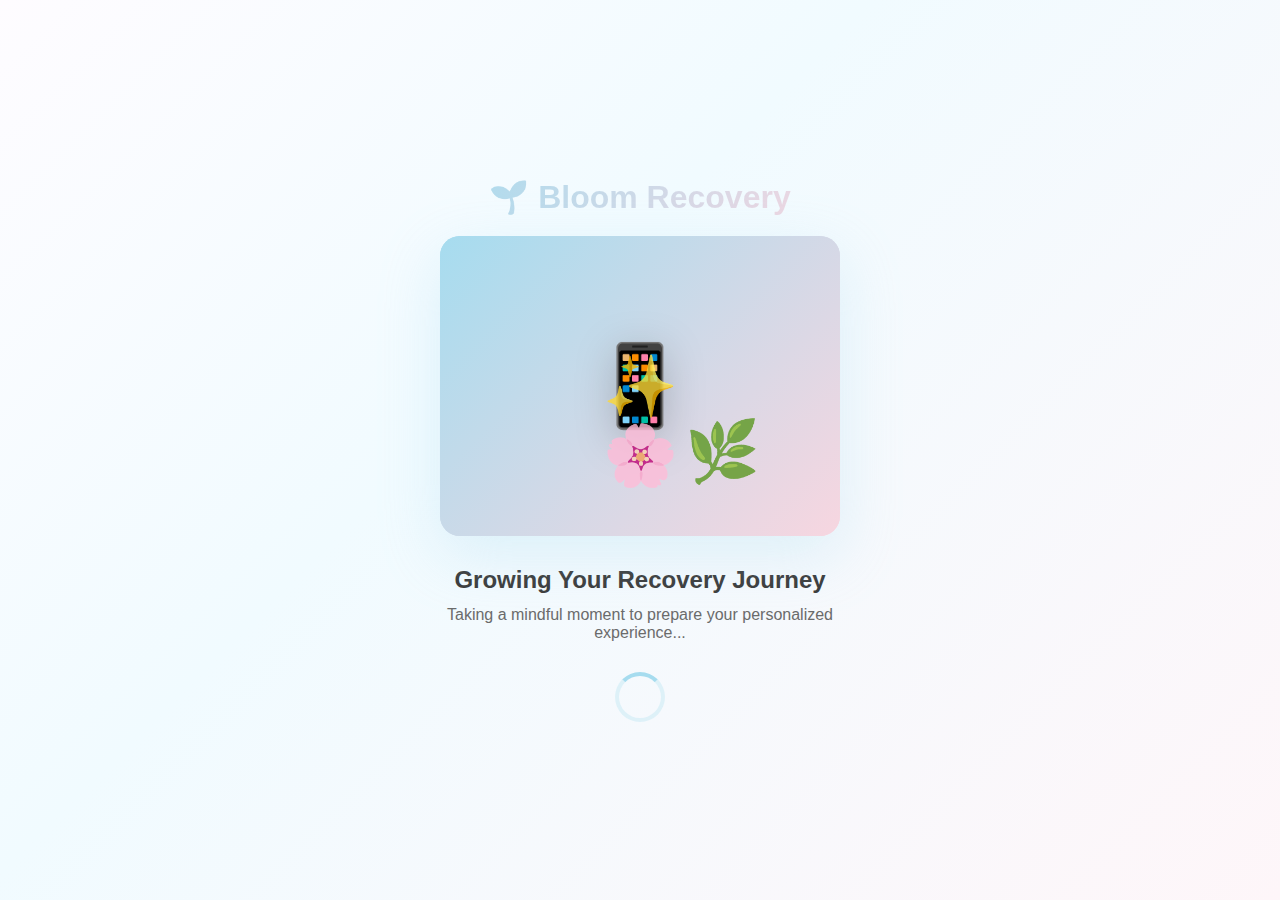
<file: Addiction Recovery Application/index.html>
<!DOCTYPE html>
<html lang="en">
<head>
  <meta charset="UTF-8">
  <title>Bloom Recovery | Home</title>
  <link rel="stylesheet" href="assets/styles.css">
  <script defer src="assets/app.js"></script>
  <script>
    // Check if we should show loading screen (only on first visit)
    (function() {
      const hasSeenSplash = sessionStorage.getItem('loadedFromSplash');
      const isDirectAccess = !document.referrer || 
        (!document.referrer.includes('loading.html') && 
         !document.referrer.includes('index.html') &&
         !document.referrer.includes(window.location.origin));
      
      // Only redirect if user hasn't seen splash and is accessing directly
      if (!hasSeenSplash && isDirectAccess && window.location.pathname.includes('index.html')) {
        window.location.href = 'loading.html';
      }
    })();
  </script>
</head>
<body data-page="home">
  <header class="navbar" id="navbar"></header>

  <div class="layout">
    <aside class="sidebar">
      <h3>Journey Map</h3>
      <a class="sidebar-link" href="#mission">🌟 Mission</a>
      <a class="sidebar-link" href="#about">🤝 About Us</a>
      <a class="sidebar-link" href="#contact">💬 Contact</a>
      <a class="sidebar-link" href="#settings">⚙️ Settings</a>
      <a class="sidebar-link" href="#progress">📈 Growth Chart</a>
    </aside>

    <main class="content">
      <section class="hero-card">
        <span class="pill">Mindful digital habits start here</span>
        <h1>Bloom beyond your screen</h1>
        <p>Personalized weekly challenges, gentle reminders, and a living tree companion that celebrates every mindful moment away from your phone.</p>
        <div style="display:flex;gap:14px;justify-content:center;flex-wrap:wrap;">
          <button class="btn-primary" data-action="start-journey">Start My Recovery Quiz</button>
          <button class="btn-outline" onclick="location.href='view-data.html'">View My Journey Data</button>
        </div>
      </section>

      <section class="progress-wrapper" id="progress">
        <h2 class="section-title">Weekly progress tracker</h2>
        <p style="margin:0;color:var(--pastel-muted);">Complete your week-by-week challenges to watch your sapling flourish into a blooming tree.</p>
        <div class="progress-bar">
          <div class="progress-fill" id="progressFill"></div>
        </div>
        <div style="display:flex;justify-content:space-between;align-items:center;flex-wrap:wrap;gap:12px;">
          <span id="progressText" style="font-weight:600;">0% completed</span>
          <span id="challengeCount" style="color:var(--pastel-muted);">0 of 28 mindful moments logged</span>
        </div>
        <div class="tree-stage" data-stage="sapling" id="treeStage">
          <div class="tree-visual">
            <div class="tree-trunk"></div>
            <div class="tree-leaves"></div>
            <div class="tree-leaf-container">
              <!-- Leaves will be dynamically generated based on progress -->
            </div>
            <div class="tree-buds">
              <!-- Buds will be dynamically generated -->
            </div>
            <div class="tree-flowers">
              <!-- Flowers will be dynamically generated -->
            </div>
            <div class="tree-pot"></div>
          </div>
        </div>
        <div class="cta-row">
          <a class="btn-primary" style="text-decoration:none;text-align:center;" href="recovery.html">Continue Weekly Challenges</a>
        </div>
      </section>

      <section class="card-grid" id="mission">
        <div class="info-card">
          <h3>Mission</h3>
          <p>Empower mobile users to reclaim their focus with compassionate, science-backed routines that turn mindful breaks into lasting habits.</p>
        </div>
        <div class="info-card" id="about">
          <h3>About Us</h3>
          <p>Bloom Recovery is built by wellbeing coaches and behavioral psychologists who believe small, consistent wins can transform your digital life.</p>
        </div>
        <div class="info-card">
          <h3>Weekly Rituals</h3>
          <p>Every task—from mindful mornings to tech-free evenings—feeds your sapling, helping it grow leaf by leaf into a flourishing tree.</p>
        </div>
      </section>

      <section class="card-grid" style="margin-top:32px;">
        <div class="media-card">
          <img src="https://images.unsplash.com/photo-1525182008055-f88b95ff7980?auto=format&fit=crop&w=900&q=80" alt="Young man stepping away from his phone to journal outdoors">
          <div class="media-content">
            <h3>Pausing the scroll</h3>
            <p>Ravi traded midnight doomscrolling for sunset journaling to anchor his evenings in calm.</p>
          </div>
        </div>
        <div class="media-card">
          <img src="https://images.unsplash.com/photo-1528892952291-009c663ce843?auto=format&fit=crop&w=900&q=80" alt="Young woman smiling while putting her phone away in her bag">
          <div class="media-content">
            <h3>Reclaiming mornings</h3>
            <p>Ananya now begins her day with mindful breathing before reaching for her phone, fueling confidence for the day ahead.</p>
          </div>
        </div>
      </section>

      <section class="progress-wrapper" id="settings">
        <h2 class="section-title">Personal settings</h2>
        <div class="card-grid">
          <div class="info-card">
            <h3>Reminder window</h3>
            <p>Plan when Bloom pings you gently to log your mindful win—morning, midday, or evening reflections.</p>
            <button class="btn-outline" data-action="open-settings">Adjust reminders</button>
          </div>
          <div class="info-card">
            <h3>Motivation tone</h3>
            <p>Choose between calm affirmations, energetic cheers, or minimal check-ins to match your recovery style.</p>
            <button class="btn-outline" data-action="open-settings">Customize tone</button>
          </div>
        </div>
      </section>

      <section class="progress-wrapper" id="contact">
        <h2 class="section-title">Let’s walk this path together</h2>
        <p style="margin-bottom:18px;">Reach out for support, share feedback, or connect with a recovery coach.</p>
        <div style="display:flex;gap:24px;flex-wrap:wrap;">
          <div class="info-card" style="flex:1;min-width:240px;">
            <h3>Email</h3>
            <p>support@bloomrecovery.app</p>
          </div>
          <div class="info-card" style="flex:1;min-width:240px;">
            <h3>Community</h3>
            <p>Join weekly live circles and gentle accountability buddies.</p>
          </div>
        </div>
      </section>
    </main>
  </div>

  <footer class="footer">
    Bloom Recovery © <span id="year"></span> · Growing mindful together
  </footer>
</body>
</html>
</file>
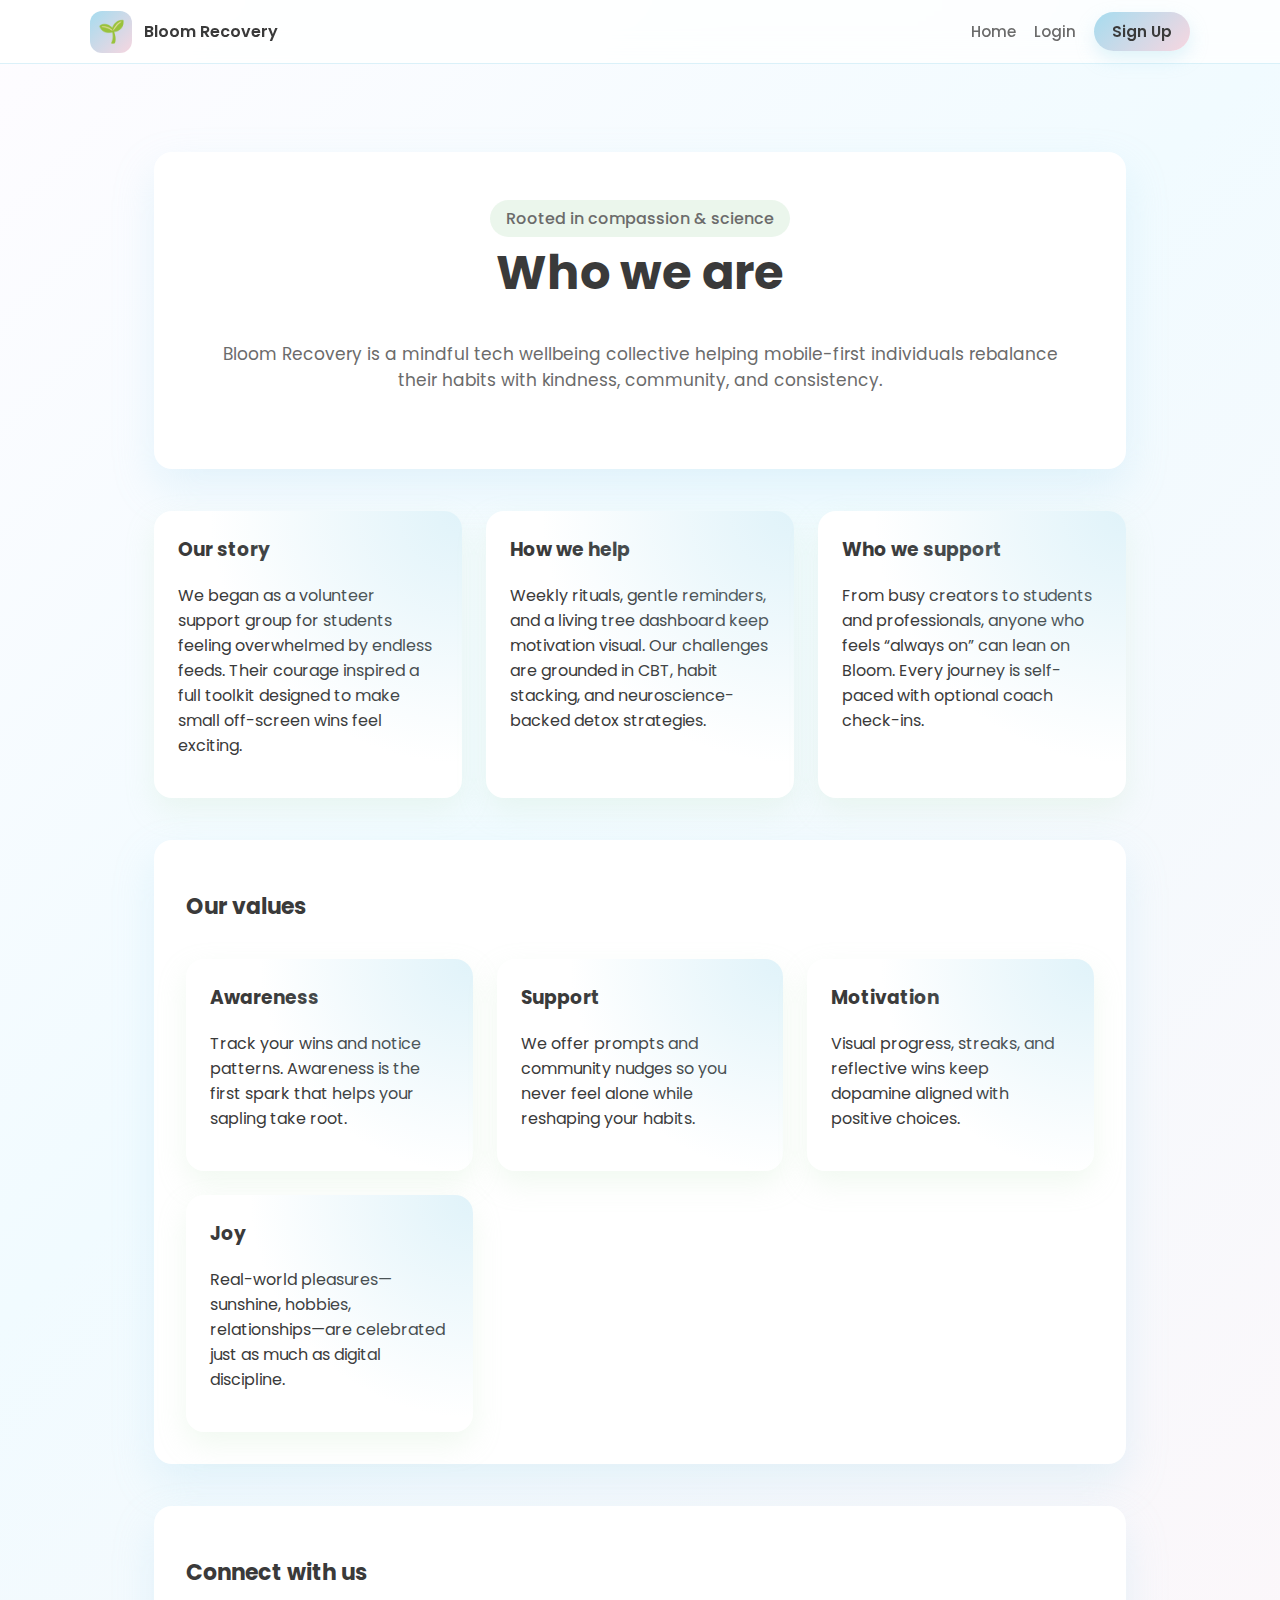
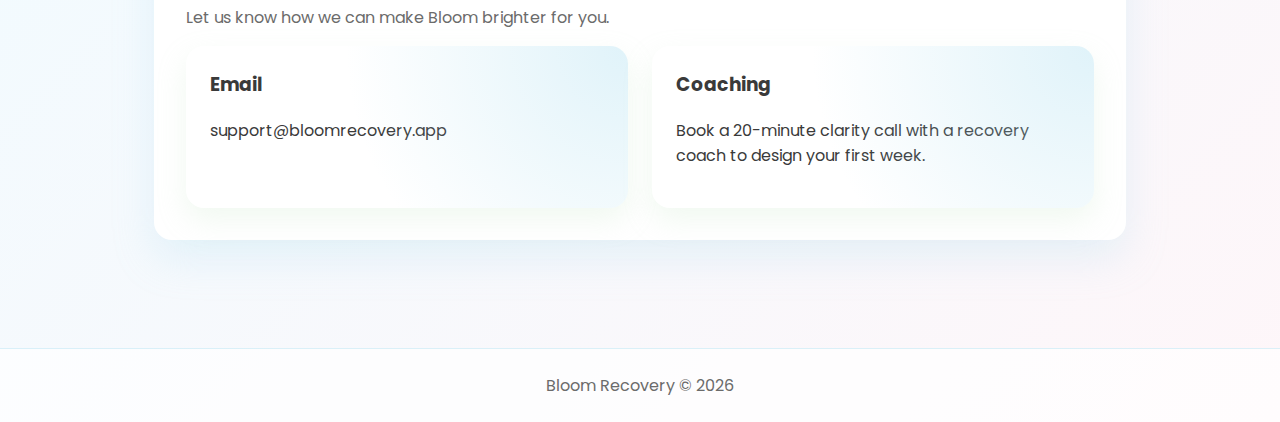
<file: Addiction Recovery Application/about.html>
<!DOCTYPE html>
<html lang="en">
<head>
  <meta charset="UTF-8">
  <title>Bloom Recovery | About Us</title>
  <link rel="stylesheet" href="assets/styles.css">
  <script defer src="assets/app.js"></script>
</head>
<body data-page="about">
  <header class="navbar" id="navbar"></header>

  <main class="content" style="max-width:1100px;margin:0 auto;">
    <section class="hero-card" style="margin-top:40px;">
      <span class="pill">Rooted in compassion & science</span>
      <h1>Who we are</h1>
      <p>Bloom Recovery is a mindful tech wellbeing collective helping mobile-first individuals rebalance their habits with kindness, community, and consistency.</p>
    </section>

    <section class="card-grid">
      <div class="info-card">
        <h3>Our story</h3>
        <p>We began as a volunteer support group for students feeling overwhelmed by endless feeds. Their courage inspired a full toolkit designed to make small off-screen wins feel exciting.</p>
      </div>
      <div class="info-card">
        <h3>How we help</h3>
        <p>Weekly rituals, gentle reminders, and a living tree dashboard keep motivation visual. Our challenges are grounded in CBT, habit stacking, and neuroscience-backed detox strategies.</p>
      </div>
      <div class="info-card">
        <h3>Who we support</h3>
        <p>From busy creators to students and professionals, anyone who feels “always on” can lean on Bloom. Every journey is self-paced with optional coach check-ins.</p>
    </div>
    </section>

    <section class="progress-wrapper" style="margin-top:42px;">
      <h2 class="section-title">Our values</h2>
      <div class="card-grid">
        <div class="info-card">
          <h3>Awareness</h3>
          <p>Track your wins and notice patterns. Awareness is the first spark that helps your sapling take root.</p>
        </div>
        <div class="info-card">
          <h3>Support</h3>
          <p>We offer prompts and community nudges so you never feel alone while reshaping your habits.</p>
        </div>
        <div class="info-card">
          <h3>Motivation</h3>
          <p>Visual progress, streaks, and reflective wins keep dopamine aligned with positive choices.</p>
        </div>
        <div class="info-card">
          <h3>Joy</h3>
          <p>Real-world pleasures—sunshine, hobbies, relationships—are celebrated just as much as digital discipline.</p>
    </div>
  </div>
    </section>

    <section class="progress-wrapper" id="contact" style="margin-top:42px;">
      <h2 class="section-title">Connect with us</h2>
      <p style="color:var(--pastel-muted);">Let us know how we can make Bloom brighter for you.</p>
      <div style="display:flex;flex-wrap:wrap;gap:24px;">
        <div class="info-card" style="flex:1;min-width:240px;">
          <h3>Email</h3>
          <p>support@bloomrecovery.app</p>
    </div>
        <div class="info-card" style="flex:1;min-width:240px;">
          <h3>Coaching</h3>
          <p>Book a 20-minute clarity call with a recovery coach to design your first week.</p>
    </div>
  </div>
    </section>
  </main>

  <footer class="footer">
    Bloom Recovery © <span id="year"></span>
  </footer>
</body>
</html>
</file>
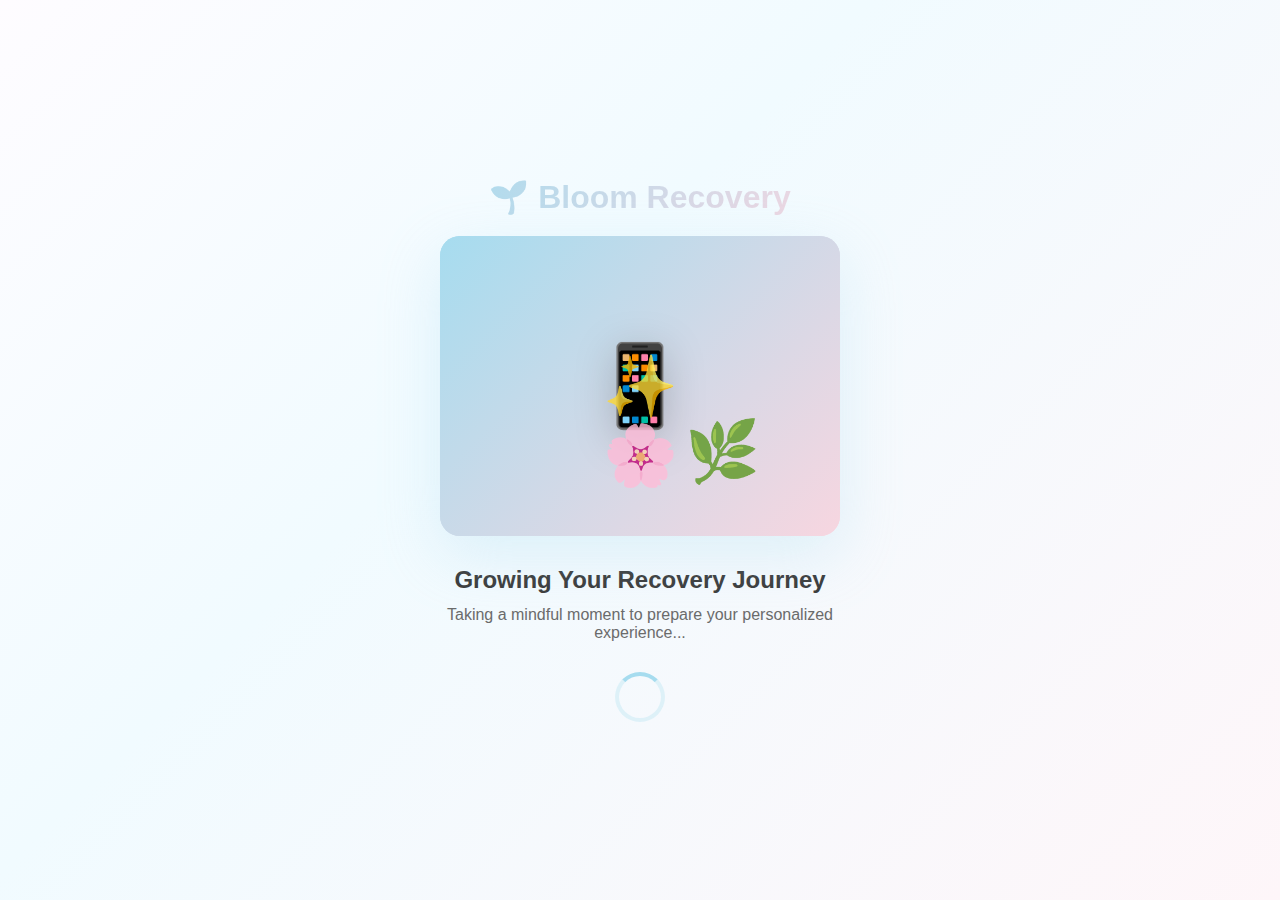
<file: Addiction Recovery Application/loading - Copy.html>
<!DOCTYPE html>
<html lang="en">
<head>
  <meta charset="UTF-8">
  <meta name="viewport" content="width=device-width, initial-scale=1.0">
  <title>Bloom Recovery | Loading</title>
  <style>
    * {
      margin: 0;
      padding: 0;
      box-sizing: border-box;
    }

    body {
      font-family: 'Poppins', Arial, sans-serif;
      background: linear-gradient(135deg, #fefcff 0%, #f1fbff 40%, #fef6f9 100%);
      display: flex;
      justify-content: center;
      align-items: center;
      min-height: 100vh;
      overflow: hidden;
    }

    .loading-container {
      text-align: center;
      padding: 40px;
      max-width: 500px;
    }

    .loading-gif-container {
      width: 100%;
      max-width: 400px;
      height: 300px;
      margin: 0 auto 30px;
      border-radius: 20px;
      overflow: hidden;
      box-shadow: 0 20px 60px rgba(166, 220, 239, 0.3);
      background: linear-gradient(135deg, #a6dcef, #f7d6e0);
      display: flex;
      align-items: center;
      justify-content: center;
      position: relative;
    }

    .loading-gif-container img {
      width: 100%;
      height: 100%;
      object-fit: cover;
    }

    .loading-animation {
      width: 100%;
      height: 100%;
      background: linear-gradient(135deg, #a6dcef 0%, #f7d6e0 50%, #c8e6c9 100%);
      background-size: 200% 200%;
      animation: gradientShift 3s ease infinite;
      display: flex;
      align-items: center;
      justify-content: center;
      position: relative;
    }

    @keyframes gradientShift {
      0%, 100% { background-position: 0% 50%; }
      50% { background-position: 100% 50%; }
    }

    .phone-icon {
      font-size: 80px;
      animation: phoneFloat 2s ease-in-out infinite;
      filter: drop-shadow(0 10px 20px rgba(0, 0, 0, 0.2));
    }

    @keyframes phoneFloat {
      0%, 100% { transform: translateY(0) rotate(0deg); }
      50% { transform: translateY(-20px) rotate(5deg); }
    }

    .recovery-icon {
      font-size: 60px;
      position: absolute;
      animation: recoveryGrow 2s ease-in-out infinite;
      opacity: 0.8;
    }

    .recovery-icon:nth-child(1) {
      top: 20%;
      left: 15%;
      animation-delay: 0s;
    }

    .recovery-icon:nth-child(2) {
      top: 60%;
      right: 20%;
      animation-delay: 0.5s;
    }

    .recovery-icon:nth-child(3) {
      bottom: 15%;
      left: 50%;
      transform: translateX(-50%);
      animation-delay: 1s;
    }

    @keyframes recoveryGrow {
      0%, 100% { transform: scale(1) rotate(0deg); opacity: 0.6; }
      50% { transform: scale(1.2) rotate(10deg); opacity: 1; }
    }

    .loading-text {
      color: #3a3a3a;
      font-size: 24px;
      font-weight: 600;
      margin-bottom: 12px;
      animation: textFade 2s ease-in-out infinite;
    }

    @keyframes textFade {
      0%, 100% { opacity: 0.7; }
      50% { opacity: 1; }
    }

    .loading-subtext {
      color: #6b6b6b;
      font-size: 16px;
      margin-bottom: 30px;
    }

    .spinner {
      width: 50px;
      height: 50px;
      border: 4px solid rgba(166, 220, 239, 0.3);
      border-top: 4px solid #a6dcef;
      border-radius: 50%;
      animation: spin 1s linear infinite;
      margin: 0 auto;
    }

    @keyframes spin {
      0% { transform: rotate(0deg); }
      100% { transform: rotate(360deg); }
    }

    .brand-name {
      font-size: 32px;
      font-weight: 700;
      background: linear-gradient(135deg, #a6dcef, #f7d6e0);
      -webkit-background-clip: text;
      -webkit-text-fill-color: transparent;
      background-clip: text;
      margin-bottom: 20px;
    }
  </style>
</head>
<body>
  <div class="loading-container">
    <div class="brand-name">🌱 Bloom Recovery</div>
    
    <div class="loading-gif-container">
      <div class="loading-animation">
        <div class="phone-icon">📱</div>
        <div class="recovery-icon">🌿</div>
        <div class="recovery-icon">🌸</div>
        <div class="recovery-icon">✨</div>
      </div>
    </div>
    
    <div class="loading-text">Growing Your Recovery Journey</div>
    <div class="loading-subtext">Taking a mindful moment to prepare your personalized experience...</div>
    <div class="spinner"></div>
  </div>

  <script>
    // Mark that we've shown the loading screen
    sessionStorage.setItem('loadedFromSplash', 'true');
    
    // Preload homepage for smoother transition
    const link = document.createElement('link');
    link.rel = 'prefetch';
    link.href = 'index.html';
    document.head.appendChild(link);
    
    // Redirect to homepage after loading animation
    setTimeout(() => {
      window.location.href = 'index.html';
    }, 2500); // 2.5 second loading screen
  </script>
</body>
</html>
</file>
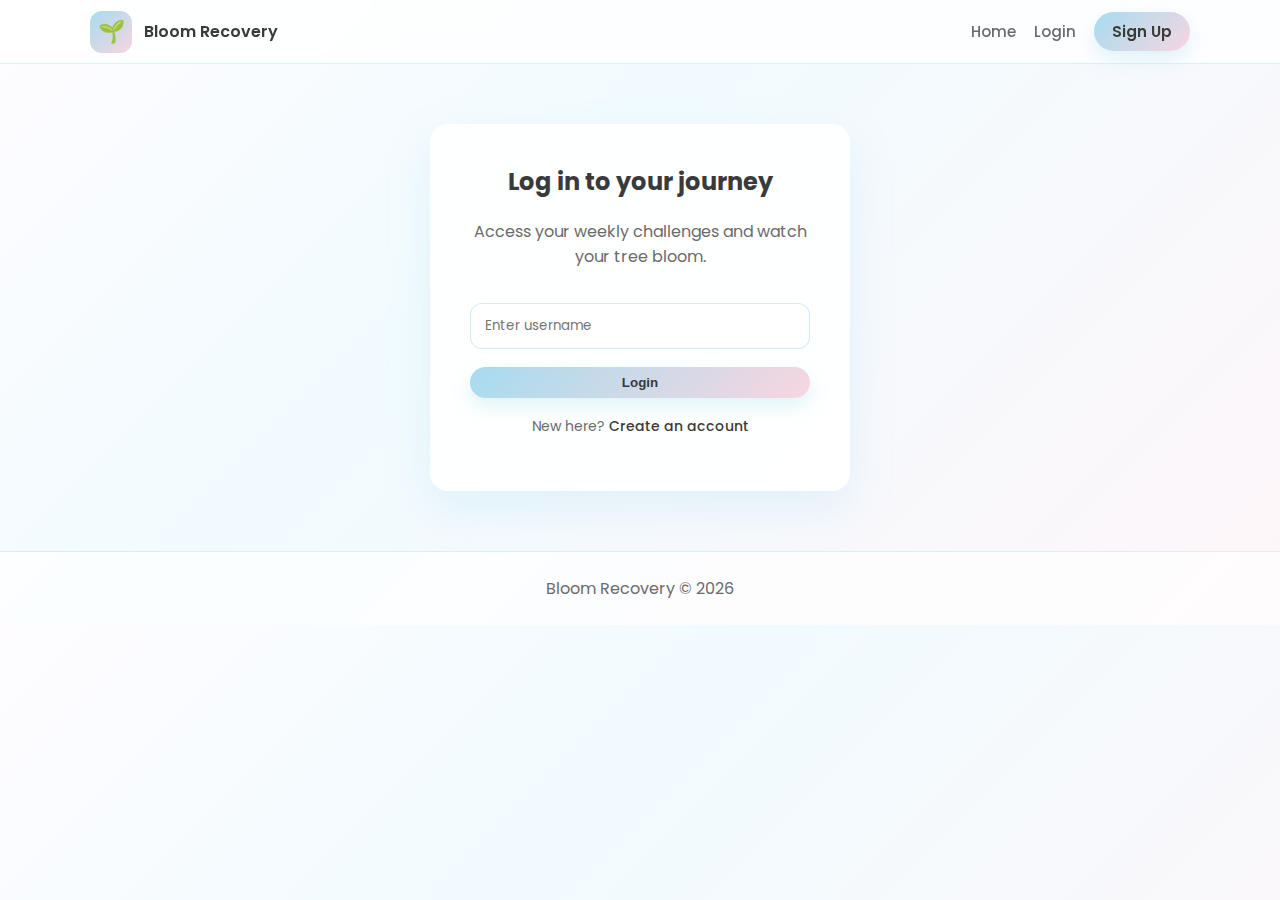
<file: Addiction Recovery Application/login.html>
<!DOCTYPE html>
<html lang="en">
<head>
  <meta charset="UTF-8">
  <title>Bloom Recovery | Login</title>
  <link rel="stylesheet" href="assets/styles.css">
  <script defer src="assets/app.js"></script>
  <script>
    function loginUser() {
      const username = document.getElementById("username").value.trim();
      if (!username) {
        alert("Please enter a username!");
        return;
      }

      const users = JSON.parse(localStorage.getItem("users")) || [];
      const user = users.find(u => u.username === username);

      if (!user) {
        alert("We couldn't find that account. Please sign up to begin.");
        window.location.href = "signup.html";
        return;
      }

      localStorage.setItem("loggedIn", "true");
      localStorage.setItem("currentUser", username);
      const hasQuizResponses = Array.isArray(user.answers) && user.answers.length > 0;
      const message = hasQuizResponses
        ? "Welcome back! Jump straight into your weekly challenges."
        : "Welcome back! Let's begin with a quick mindful check-in.";
      alert(message);
      window.location.href = hasQuizResponses ? "recovery.html" : "quiz.html";
    }

    function initLoginPage() {
      const panel = document.getElementById("returningUserPanel");
      const nameEl = document.getElementById("returningUserName");
      const loggedIn = localStorage.getItem("loggedIn") === "true";
      const currentUser = localStorage.getItem("currentUser") || "";

      if (!panel) return;

      if (loggedIn && currentUser) {
        nameEl.textContent = currentUser;
        panel.style.display = "block";
      } else {
        panel.style.display = "none";
      }
    }

    document.addEventListener("DOMContentLoaded", initLoginPage);
  </script>
</head>
<body data-page="login">
  <header class="navbar" id="navbar"></header>

  <main>
    <div class="form-card">
      <h2>Log in to your journey</h2>
      <p style="color:var(--pastel-muted);margin-bottom:24px;">Access your weekly challenges and watch your tree bloom.</p>
      <input id="username" placeholder="Enter username">
      <button class="btn-primary" style="width:100%;" onclick="loginUser()">Login</button>
      <p style="color:var(--pastel-muted);font-size:14px;margin-top:18px;">
        New here? <a class="nav-link" style="color:var(--pastel-text);" href="signup.html">Create an account</a>
      </p>
    </div>

    <div id="returningUserPanel" class="progress-wrapper" style="display:none;max-width:480px;margin:40px auto 0;">
      <h2 class="section-title" style="margin-bottom:12px;">Hi again, <span id="returningUserName"></span>!</h2>
      <p style="color:var(--pastel-muted);margin-bottom:20px;">
        Ready to pick up where you left off? Jump straight into your weekly mindful challenges or revisit the quiz anytime.
      </p>
      <div style="display:flex;gap:14px;flex-wrap:wrap;">
        <a class="btn-primary" style="text-decoration:none;flex:1;min-width:180px;text-align:center;" href="recovery.html">Continue Weekly Challenges</a>
        <a class="btn-outline" style="text-decoration:none;flex:1;min-width:180px;text-align:center;" href="quiz.html">Retake Mindful Quiz</a>
      </div>
    </div>
  </main>

  <footer class="footer">
    Bloom Recovery © <span id="year"></span>
  </footer>
</body>
</html>
</file>
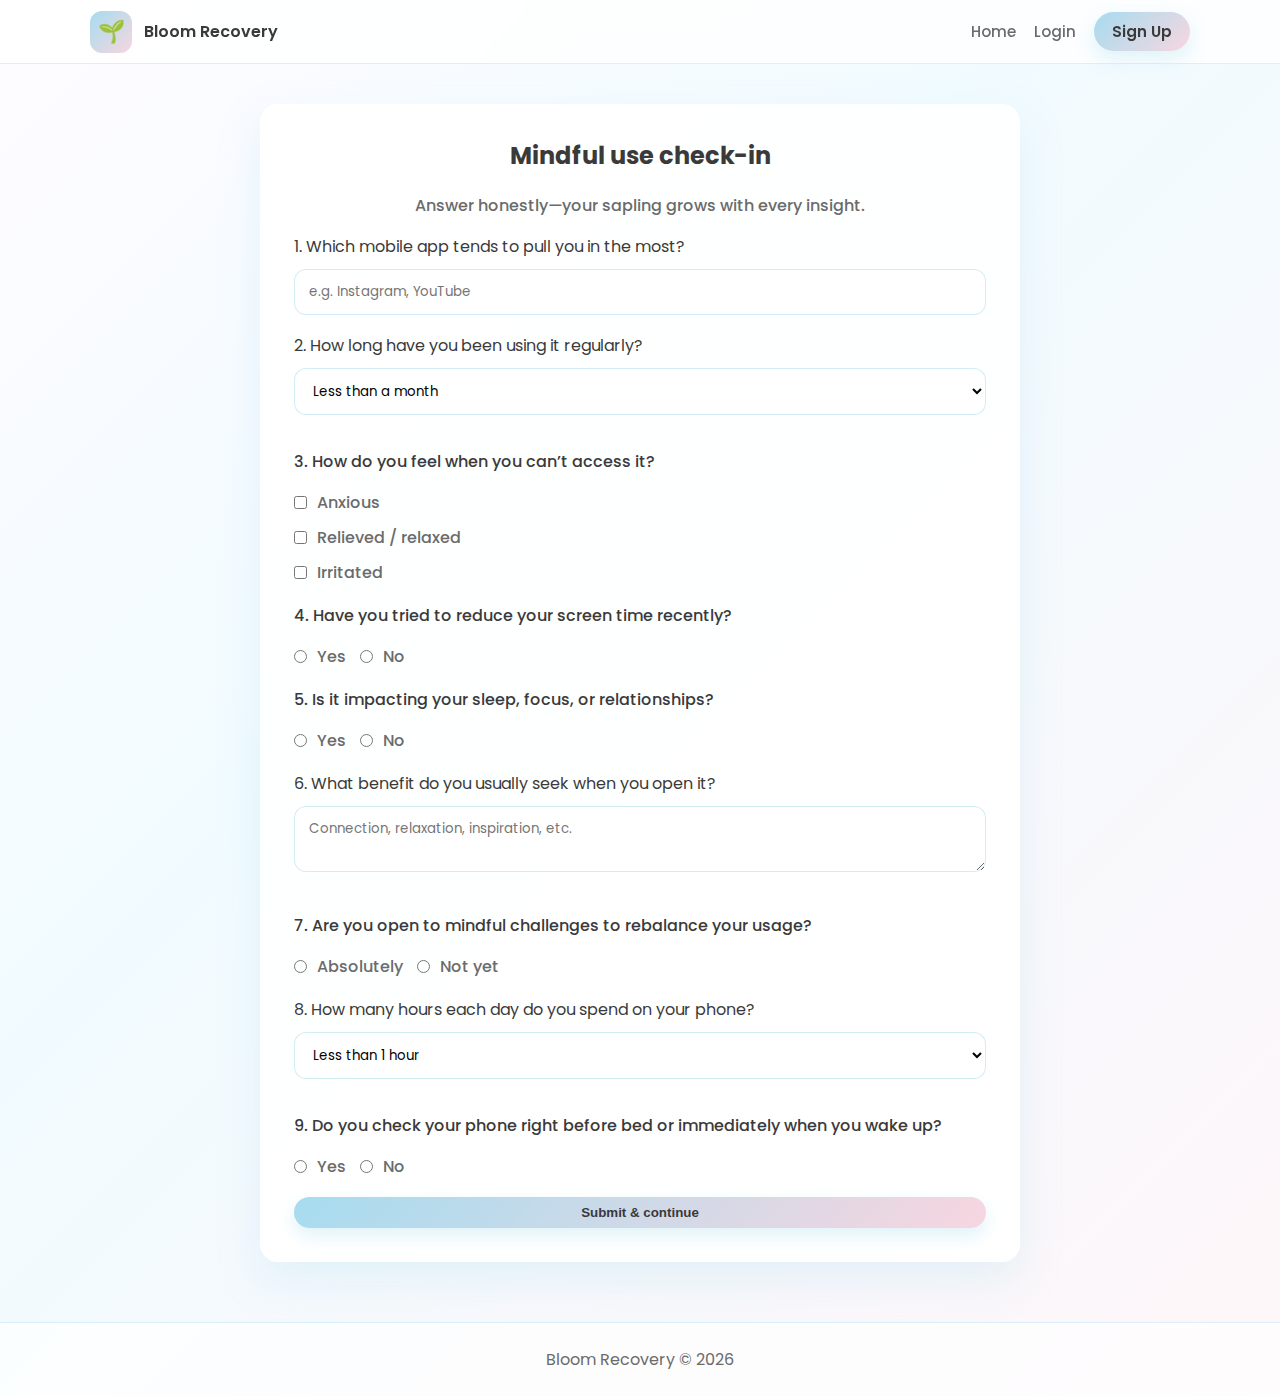
<file: Addiction Recovery Application/quiz.html>
<!DOCTYPE html>
<html lang="en">
<head>
  <meta charset="UTF-8">
  <title>Bloom Recovery | Addiction Quiz</title>
  <link rel="stylesheet" href="assets/styles.css">
  <script defer src="assets/app.js"></script>
  <script>
    document.addEventListener("DOMContentLoaded", function() {
      const form = document.getElementById("quizForm");
      const submitBtn = document.getElementById("submitQuizBtn");
      
      // Prevent form submission
      if (form) {
        form.addEventListener("submit", function(e) {
          e.preventDefault();
          return false;
        });
      }
      
      // Add click handler to button
      if (submitBtn) {
        submitBtn.addEventListener("click", function(e) {
          e.preventDefault();
          e.stopPropagation();
          submitQuiz();
        });
      }
    });
    
    function submitQuiz() {
      const username = localStorage.getItem("currentUser");
      if (!username) {
        alert("Please log in first so we can save your progress.");
        window.location.href = "login.html";
        return;
      }

      // Disable button to prevent double submission
      const submitBtn = document.getElementById("submitQuizBtn");
      if (submitBtn) {
        submitBtn.disabled = true;
        submitBtn.textContent = "Processing...";
      }

      try {
        // Collect all answers properly
        const answers = [];
        const form = document.getElementById("quizForm");
        
        if (!form) {
          alert("Form not found. Please refresh the page.");
          return;
        }
        
        // Text inputs and textareas
        form.querySelectorAll('input[type="text"], textarea').forEach(el => {
          if (el.value?.trim()) answers.push(el.value.trim());
        });
        
        // Select dropdowns
        form.querySelectorAll('select').forEach(el => {
          if (el.value) answers.push(el.value);
        });
        
        // Checkboxes (multiple selections)
        form.querySelectorAll('input[type="checkbox"]:checked').forEach(el => {
          answers.push(el.value);
        });
        
        // Radio buttons (single selection per group)
        form.querySelectorAll('input[type="radio"]:checked').forEach(el => {
          answers.push(el.value);
        });

        const users = JSON.parse(localStorage.getItem("users")) || [];
        const userIndex = users.findIndex(u => u.username === username);

        if (userIndex >= 0) {
          users[userIndex].answers = answers;
          localStorage.setItem("users", JSON.stringify(users));
        }

        // Comprehensive scoring system
        let score = 0;
        
        // Question 2: Duration (0-3 points)
        if (answers.includes("More than a year")) score += 3;
        else if (answers.includes("A year")) score += 2;
        else if (answers.includes("6 months")) score += 1;
        
        // Question 3: Emotional response (0-4 points)
        if (answers.includes("Anxious")) score += 2;
        if (answers.includes("Irritated")) score += 2;
        if (answers.includes("Relaxed")) score -= 1; // Positive response reduces score
        
        // Question 4: Reduction attempts (0-1 points)
        if (answers.includes("Yes")) score += 1;
        
        // Question 5: Life impact (0-3 points)
        const q5Answers = document.querySelectorAll('input[name="q5_impact"]:checked');
        if (q5Answers.length > 0 && q5Answers[0].value === "Yes") score += 3;
        
        // Question 8: Daily hours (0-4 points)
        if (answers.includes("6+ hours")) score += 4;
        else if (answers.includes("3–6 hours")) score += 3;
        else if (answers.includes("1–3 hours")) score += 1;
        
        // Question 9: Bedtime/morning check (0-2 points)
        const q9Answers = document.querySelectorAll('input[name="q9_check"]:checked');
        if (q9Answers.length > 0 && q9Answers[0].value === "Yes") score += 2;
        
        // Ensure score is non-negative
        score = Math.max(0, score);
        
        // Categorization with detailed levels
        let result = "No Addiction";
        let description = "You have healthy mobile usage habits! Keep up the mindful approach.";
        let color = "#4CAF50"; // Green
        
        if (score >= 13) {
          result = "Critically Addicted";
          description = "Your mobile usage significantly impacts your life. Consider professional support alongside our challenges.";
          color = "#f44336"; // Red
        } else if (score >= 9) {
          result = "Highly Addicted";
          description = "You're experiencing strong dependency. Our intensive 4-week program will help you regain balance.";
          color = "#ff9800"; // Orange
        } else if (score >= 6) {
          result = "Moderately Addicted";
          description = "You show signs of regular overuse. Our structured challenges will help you build healthier habits.";
          color = "#ffc107"; // Amber
        } else if (score >= 3) {
          result = "Slightly Addicted";
          description = "You have occasional overuse patterns. Our gentle challenges will help you maintain balance.";
          color = "#8bc34a"; // Light green
        } else {
          result = "No Addiction";
          description = "You have healthy mobile usage habits! Keep up the mindful approach.";
          color = "#4CAF50"; // Green
        }

        // Store results with user-specific key
        const statusKey = username ? `addictionStatus_${username}` : "addictionStatus";
        const scoreKey = username ? `addictionScore_${username}` : "addictionScore";
        
        localStorage.setItem(statusKey, result);
        localStorage.setItem(scoreKey, score.toString());
        localStorage.setItem("addictionStatus", result); // Keep for backward compatibility
        
        // Show detailed result in a centered container
        showQuizResultModal({
          result,
          score,
          description,
          onContinue: () => {
            window.location.href = "recovery.html";
          }
        });
      } catch (error) {
        console.error("Error submitting quiz:", error);
        alert("An error occurred. Please try again.");
        if (submitBtn) {
          submitBtn.disabled = false;
          submitBtn.textContent = "Submit & continue";
        }
      }
    }
    
    function showQuizResultModal({ result, score, description, onContinue }) {
      const overlay = document.createElement("div");
      overlay.className = "result-overlay";
      overlay.innerHTML = `
        <div class="result-modal">
          <h2>Your Assessment Result</h2>
          <div class="result-badge">${result}</div>
          <p class="result-score">Score: <strong>${score}/18</strong></p>
          <p class="result-description">${description}</p>
          <button type="button" class="btn-primary result-continue">Continue to Recovery Plan</button>
        </div>
      `;
      
      document.body.appendChild(overlay);
      
      const continueBtn = overlay.querySelector(".result-continue");
      continueBtn.addEventListener("click", () => {
        overlay.classList.add("closing");
        setTimeout(() => {
          if (document.body.contains(overlay)) {
            document.body.removeChild(overlay);
          }
          if (typeof onContinue === "function") {
            onContinue();
          }
        }, 300);
      });
    }
  </script>
</head>
<body data-page="quiz">
  <header class="navbar" id="navbar"></header>

  <main>
    <div class="quiz-container">
      <h2 style="text-align:center;margin-top:0;">Mindful use check-in</h2>
      <p style="color:var(--pastel-muted);text-align:center;">Answer honestly—your sapling grows with every insight.</p>
      <form id="quizForm">
        <label>
          <span>1. Which mobile app tends to pull you in the most?</span>
          <input type="text" name="q1_app" placeholder="e.g. Instagram, YouTube">
        </label>

        <label>
          <span>2. How long have you been using it regularly?</span>
          <select name="q2_duration">
            <option value="Less than a month">Less than a month</option>
            <option value="3 months">3 months</option>
            <option value="6 months">6 months</option>
            <option value="A year">A year</option>
            <option value="More than a year">More than a year</option>
          </select>
        </label>

        <div>
          <p>3. How do you feel when you can’t access it?</p>
          <div class="quiz-options">
            <label><input type="checkbox" name="q3_feelings" value="Anxious"> Anxious</label>
            <label><input type="checkbox" name="q3_feelings" value="Relaxed"> Relieved / relaxed</label>
            <label><input type="checkbox" name="q3_feelings" value="Irritated"> Irritated</label>
          </div>
        </div>

        <div>
          <p>4. Have you tried to reduce your screen time recently?</p>
          <div class="quiz-options inline">
            <label><input type="radio" name="q4_attempt" value="Yes"> Yes</label>
            <label><input type="radio" name="q4_attempt" value="No"> No</label>
          </div>
        </div>

        <div>
          <p>5. Is it impacting your sleep, focus, or relationships?</p>
          <div class="quiz-options inline">
            <label><input type="radio" name="q5_impact" value="Yes"> Yes</label>
            <label><input type="radio" name="q5_impact" value="No"> No</label>
          </div>
        </div>

        <label>
          <span>6. What benefit do you usually seek when you open it?</span>
          <textarea name="q6_benefit" placeholder="Connection, relaxation, inspiration, etc."></textarea>
        </label>

        <div>
          <p>7. Are you open to mindful challenges to rebalance your usage?</p>
          <div class="quiz-options inline">
            <label><input type="radio" name="q7_openness" value="Yes"> Absolutely</label>
            <label><input type="radio" name="q7_openness" value="No"> Not yet</label>
          </div>
        </div>

        <label>
          <span>8. How many hours each day do you spend on your phone?</span>
          <select name="q8_hours">
            <option value="Less than 1 hour">Less than 1 hour</option>
            <option value="1–3 hours">1–3 hours</option>
            <option value="3–6 hours">3–6 hours</option>
            <option value="6+ hours">6+ hours</option>
          </select>
        </label>

        <div>
          <p>9. Do you check your phone right before bed or immediately when you wake up?</p>
          <div class="quiz-options inline">
            <label><input type="radio" name="q9_check" value="Yes"> Yes</label>
            <label><input type="radio" name="q9_check" value="No"> No</label>
          </div>
        </div>

        <button type="button" id="submitQuizBtn" class="btn-primary" style="width:100%;">Submit & continue</button>
      </form>
    </div>
  </main>

  <footer class="footer">
    Bloom Recovery © <span id="year"></span>
  </footer>
</body>
</html>
</file>
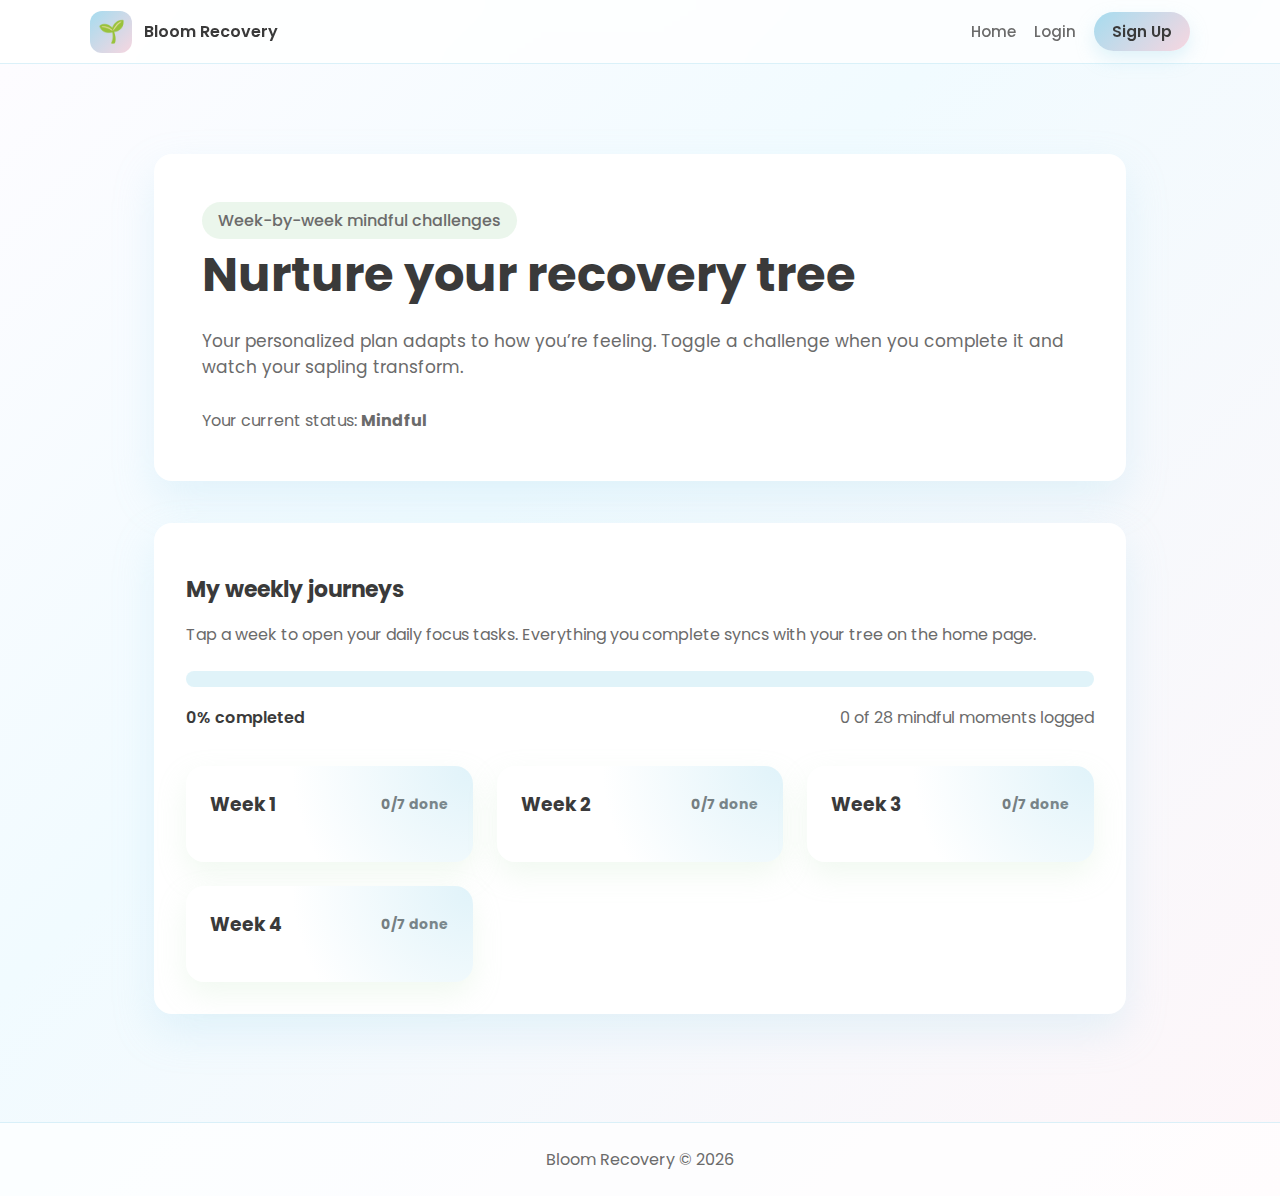
<file: Addiction Recovery Application/recovery.html>
<!DOCTYPE html>
<html lang="en">
<head>
  <meta charset="UTF-8">
  <title>Bloom Recovery | Weekly Plan</title>
  <link rel="stylesheet" href="assets/styles.css">
  <script defer src="assets/app.js"></script>
</head>
<body data-page="recovery">
  <header class="navbar" id="navbar"></header>

  <main class="content" style="max-width:1100px;margin:0 auto;">
    <section class="hero-card" style="text-align:left;margin-top:42px;">
      <span class="pill">Week-by-week mindful challenges</span>
      <h1 style="margin-bottom:12px;">Nurture your recovery tree</h1>
      <p>Your personalized plan adapts to how you’re feeling. Toggle a challenge when you complete it and watch your sapling transform.</p>
      <div style="margin-top:24px;color:var(--pastel-muted);" id="statusSummary">
        Your current status: <strong id="statusLabel">Mindful</strong>
      </div>
    </section>

    <section class="progress-wrapper">
      <h2 class="section-title">My weekly journeys</h2>
      <p style="margin-bottom:24px;color:var(--pastel-muted);">Tap a week to open your daily focus tasks. Everything you complete syncs with your tree on the home page.</p>
      <div id="feedbackMessage" style="display:none;margin-bottom:18px;padding:14px 18px;border-radius:var(--radius-md);background:rgba(198,230,201,0.35);color:var(--pastel-text);"></div>
      <div class="progress-bar">
        <div class="progress-fill" id="progressFill"></div>
      </div>
      <div style="display:flex;justify-content:space-between;align-items:center;flex-wrap:wrap;gap:12px;margin-bottom:32px;">
        <span id="progressText" style="font-weight:600;">0% completed</span>
        <span id="challengeCount" style="color:var(--pastel-muted);">0 of 28 mindful moments logged</span>
      </div>
      <div class="card-grid" id="weeksGrid"></div>
    </section>
  </main>

  <footer class="footer">
    Bloom Recovery © <span id="year"></span>
  </footer>

  <script>
    const plans = {
      1: ["Limit screen time to 2 hours", "Avoid phone for the first hour after waking", "Take a 15-minute mindful walk", "Read a chapter of a book", "Meditate for 10 minutes", "Have an offline conversation", "Reflect in your journal"],
      2: ["Schedule a phone-free morning", "Practice a favorite hobby offline", "Keep the phone away during meals", "Write gratitude notes", "Meditate for 15 minutes", "Move your body for 20 minutes", "Plan a family / friend catch-up"],
      3: ["Plan a half-day digital detox", "Mute non-essential notifications", "List three joys beyond the screen", "Call someone you miss", "Host a tech-free evening", "Cook or create something from scratch", "Sleep 30 minutes earlier"],
      4: ["Review your month of wins", "Reduce usage by another 30%", "Enjoy an offline weekend activity", "Encourage a friend on their journey", "Sketch future goals", "Celebrate your biggest win", "Share your story with the community"]
    };

    const weeksGrid = document.getElementById("weeksGrid");
    const feedbackMessage = document.getElementById("feedbackMessage");
    const statusLabel = document.getElementById("statusLabel");

    document.addEventListener("DOMContentLoaded", () => {
      // Get user-specific status
      const username = localStorage.getItem("currentUser");
      const statusKey = username ? `addictionStatus_${username}` : "addictionStatus";
      const status = localStorage.getItem(statusKey) || localStorage.getItem("addictionStatus");
      
      if (status) {
        statusLabel.textContent = status;
        
        // Color code based on addiction level
        const statusColors = {
          "No Addiction": "#4CAF50",
          "Slightly Addicted": "#8bc34a",
          "Moderately Addicted": "#ffc107",
          "Highly Addicted": "#ff9800",
          "Critically Addicted": "#f44336"
        };
        
        if (statusColors[status]) {
          statusLabel.style.color = statusColors[status];
          statusLabel.style.fontWeight = "600";
        }
      }
      
      renderWeeks();
      BloomApp.updateProgressUI();
    });

    function getUserProgressKey() {
      const currentUser = localStorage.getItem("currentUser");
      return currentUser ? `recoveryProgress_${currentUser}` : "recoveryProgress";
    }

    function renderWeeks() {
      const progressKey = getUserProgressKey();
      const progress = JSON.parse(localStorage.getItem(progressKey) || "{}");
      weeksGrid.innerHTML = "";

      Object.keys(plans).forEach(week => {
        const container = document.createElement("div");
        container.className = "info-card";

        const header = document.createElement("h3");
        header.style.cssText = "display:flex;align-items:center;justify-content:space-between;cursor:pointer;margin-top:0;";
        header.innerHTML = `
          <span>Week ${week}</span>
          <span style="font-size:14px;color:var(--pastel-muted);" id="weekSummary${week}"></span>
        `;
        header.addEventListener("click", () => toggleWeek(week));

        const weekBody = document.createElement("div");
        weekBody.className = "week-body";
        weekBody.id = `weekBody${week}`;
        weekBody.style.cssText = "display:none;margin-top:18px;";

        container.appendChild(header);
        container.appendChild(weekBody);
        weeksGrid.appendChild(container);
        updateWeekSummary(week, progress);
      });
    }

    function toggleWeek(week) {
      const body = document.getElementById(`weekBody${week}`);
      if (!body) return;

      if (body.dataset.loaded !== "true") {
        populateWeek(week, body);
        body.dataset.loaded = "true";
      }

      // Toggle visibility - but keep it open if it's already open
      const isCurrentlyHidden = body.style.display === "none" || body.style.display === "";
      body.style.display = isCurrentlyHidden ? "block" : "none";
    }

    function populateWeek(week, container) {
      const progressKey = getUserProgressKey();
      const progress = JSON.parse(localStorage.getItem(progressKey) || "{}");
      const completedWeek = progress[week] || [];
      container.innerHTML = "";

      plans[week].forEach((task, index) => {
        const isDone = completedWeek[index]?.completed || false;
        const row = document.createElement("label");
        row.style.cssText = "display:flex;align-items:flex-start;gap:12px;margin-bottom:12px;cursor:pointer;";
        
        // Stop event propagation to prevent week from closing when clicking checkbox
        row.addEventListener("click", (e) => {
          e.stopPropagation();
        });

        row.innerHTML = `
          <input type="checkbox" ${isDone ? "checked" : ""} data-week="${week}" data-day="${index}">
          <span>${task}</span>
        `;
        container.appendChild(row);
      });

      container.querySelectorAll("input[type='checkbox']").forEach(box => {
        // Stop event propagation on checkbox clicks
        box.addEventListener("click", (e) => {
          e.stopPropagation();
        });
        
        box.addEventListener("change", event => {
          event.stopPropagation();
          const { week, day } = event.target.dataset;
          saveProgress(week, day, event.target.checked);
        });
      });
    }

    function saveProgress(week, day, completed) {
      const progressKey = getUserProgressKey();
      const data = JSON.parse(localStorage.getItem(progressKey) || "{}");
      if (!data[week]) data[week] = [];
      data[week][day] = { completed };
      localStorage.setItem(progressKey, JSON.stringify(data));

      updateWeekSummary(week, data);
      
      // Calculate new progress
      const { completed: newCompleted } = BloomApp.calculateProgress();
      
      // Show celebration if challenge was completed
      if (completed) {
        // Trigger leaf shower
        if (window.BloomApp && window.BloomApp.createLeafShower) {
          window.BloomApp.createLeafShower();
        }
        
        // Show tree growth celebration after a brief delay
        setTimeout(() => {
          if (window.BloomApp && window.BloomApp.showTreeCelebration) {
            window.BloomApp.showTreeCelebration(null, newCompleted);
          }
        }, 800);
      }
      
      BloomApp.updateProgressUI();
      showFeedback(completed ? "Nice! Your tree just grew a little more." : "No worries, try again tomorrow.");
    }

    function updateWeekSummary(week, data) {
      const summaryEl = document.getElementById(`weekSummary${week}`);
      if (!summaryEl) return;

      const entries = data[week] || [];
      const completed = entries.filter(item => item?.completed).length;
      summaryEl.textContent = `${completed}/7 done`;
    }

    function showFeedback(message) {
      if (!feedbackMessage) return;
      feedbackMessage.textContent = message;
      feedbackMessage.style.display = "block";
      clearTimeout(showFeedback.timeout);
      showFeedback.timeout = setTimeout(() => {
        feedbackMessage.style.display = "none";
      }, 2500);
    }
  </script>
</body>
</html>
</file>
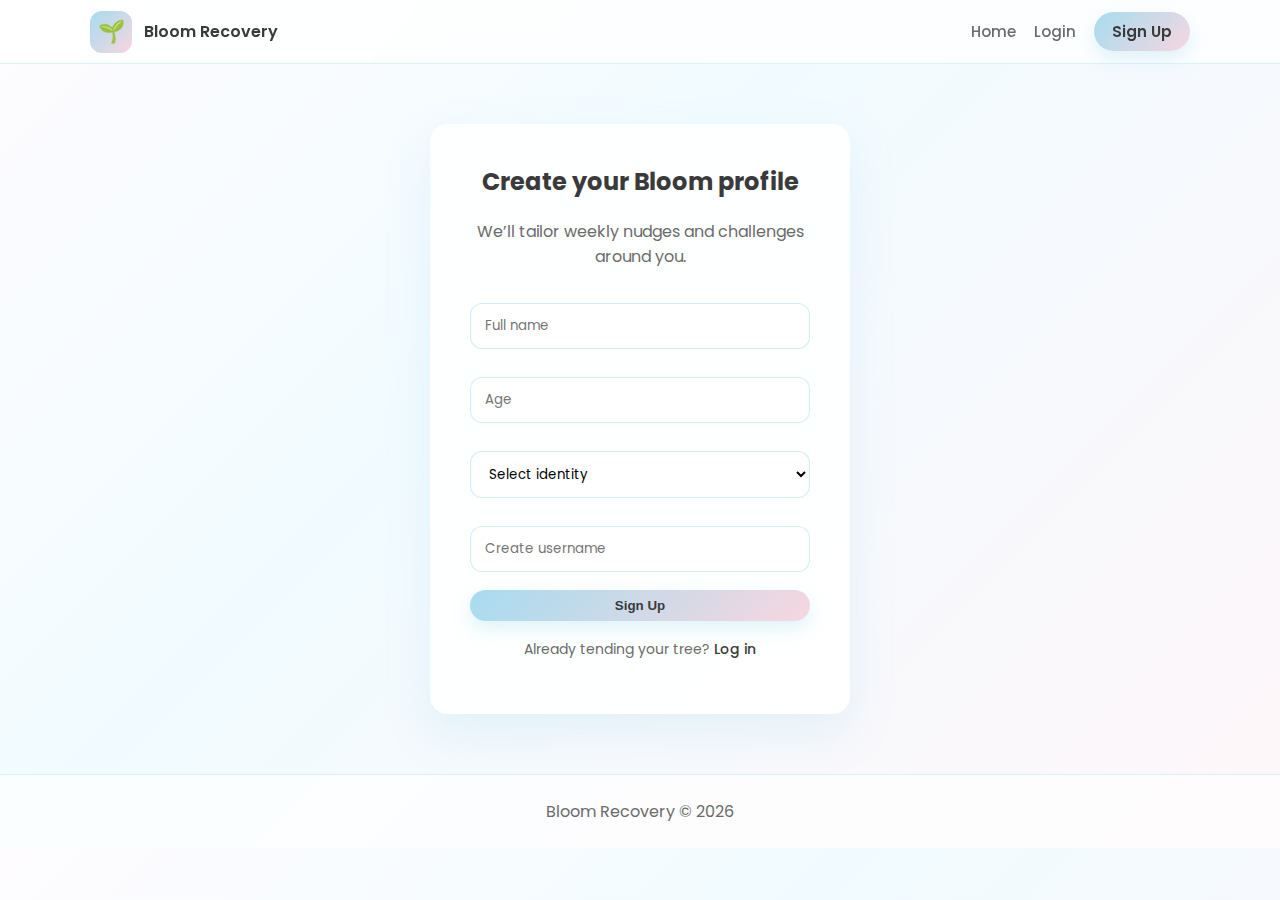
<file: Addiction Recovery Application/signup.html>
<!DOCTYPE html>
<html lang="en">
<head>
  <meta charset="UTF-8">
  <title>Bloom Recovery | Sign Up</title>
  <link rel="stylesheet" href="assets/styles.css">
  <script defer src="assets/app.js"></script>
  <script>
    function signupUser() {
      const name = document.getElementById("name").value.trim();
      const age = document.getElementById("age").value.trim();
      const gender = document.getElementById("gender").value;
      const username = document.getElementById("username").value.trim();

      if (!name || !age || !gender || !username) {
        alert("Please fill in every field so we can personalize your journey.");
        return;
      }

      const users = JSON.parse(localStorage.getItem("users")) || [];
      const exists = users.some(u => u.username.toLowerCase() === username.toLowerCase());

      if (exists) {
        alert("That username is already blooming. Try another or log in instead.");
        return;
      }

      users.push({ name, age, gender, username, answers: [] });
      localStorage.setItem("users", JSON.stringify(users));

      alert("Welcome to Bloom Recovery! Please log in to begin your mindful challenges.");
      window.location.href = "login.html";
    }
  </script>
</head>
<body data-page="signup">
  <header class="navbar" id="navbar"></header>

  <main>
    <div class="form-card">
      <h2>Create your Bloom profile</h2>
      <p style="color:var(--pastel-muted);margin-bottom:24px;">We’ll tailor weekly nudges and challenges around you.</p>
      <input id="name" placeholder="Full name">
      <input id="age" type="number" min="12" placeholder="Age">
      <select id="gender">
        <option value="">Select identity</option>
        <option value="Female">Female</option>
        <option value="Male">Male</option>
        <option value="Non-binary">Non-binary</option>
        <option value="Prefer not to say">Prefer not to say</option>
        <option value="Self-describe">Self describe</option>
      </select>
      <input id="username" placeholder="Create username">
      <button class="btn-primary" style="width:100%;" onclick="signupUser()">Sign Up</button>
      <p style="color:var(--pastel-muted);font-size:14px;margin-top:18px;">
        Already tending your tree? <a class="nav-link" style="color:var(--pastel-text);" href="login.html">Log in</a>
    </p>
  </div>
  </main>

  <footer class="footer">
    Bloom Recovery © <span id="year"></span>
  </footer>
</body>
</html>
</file>
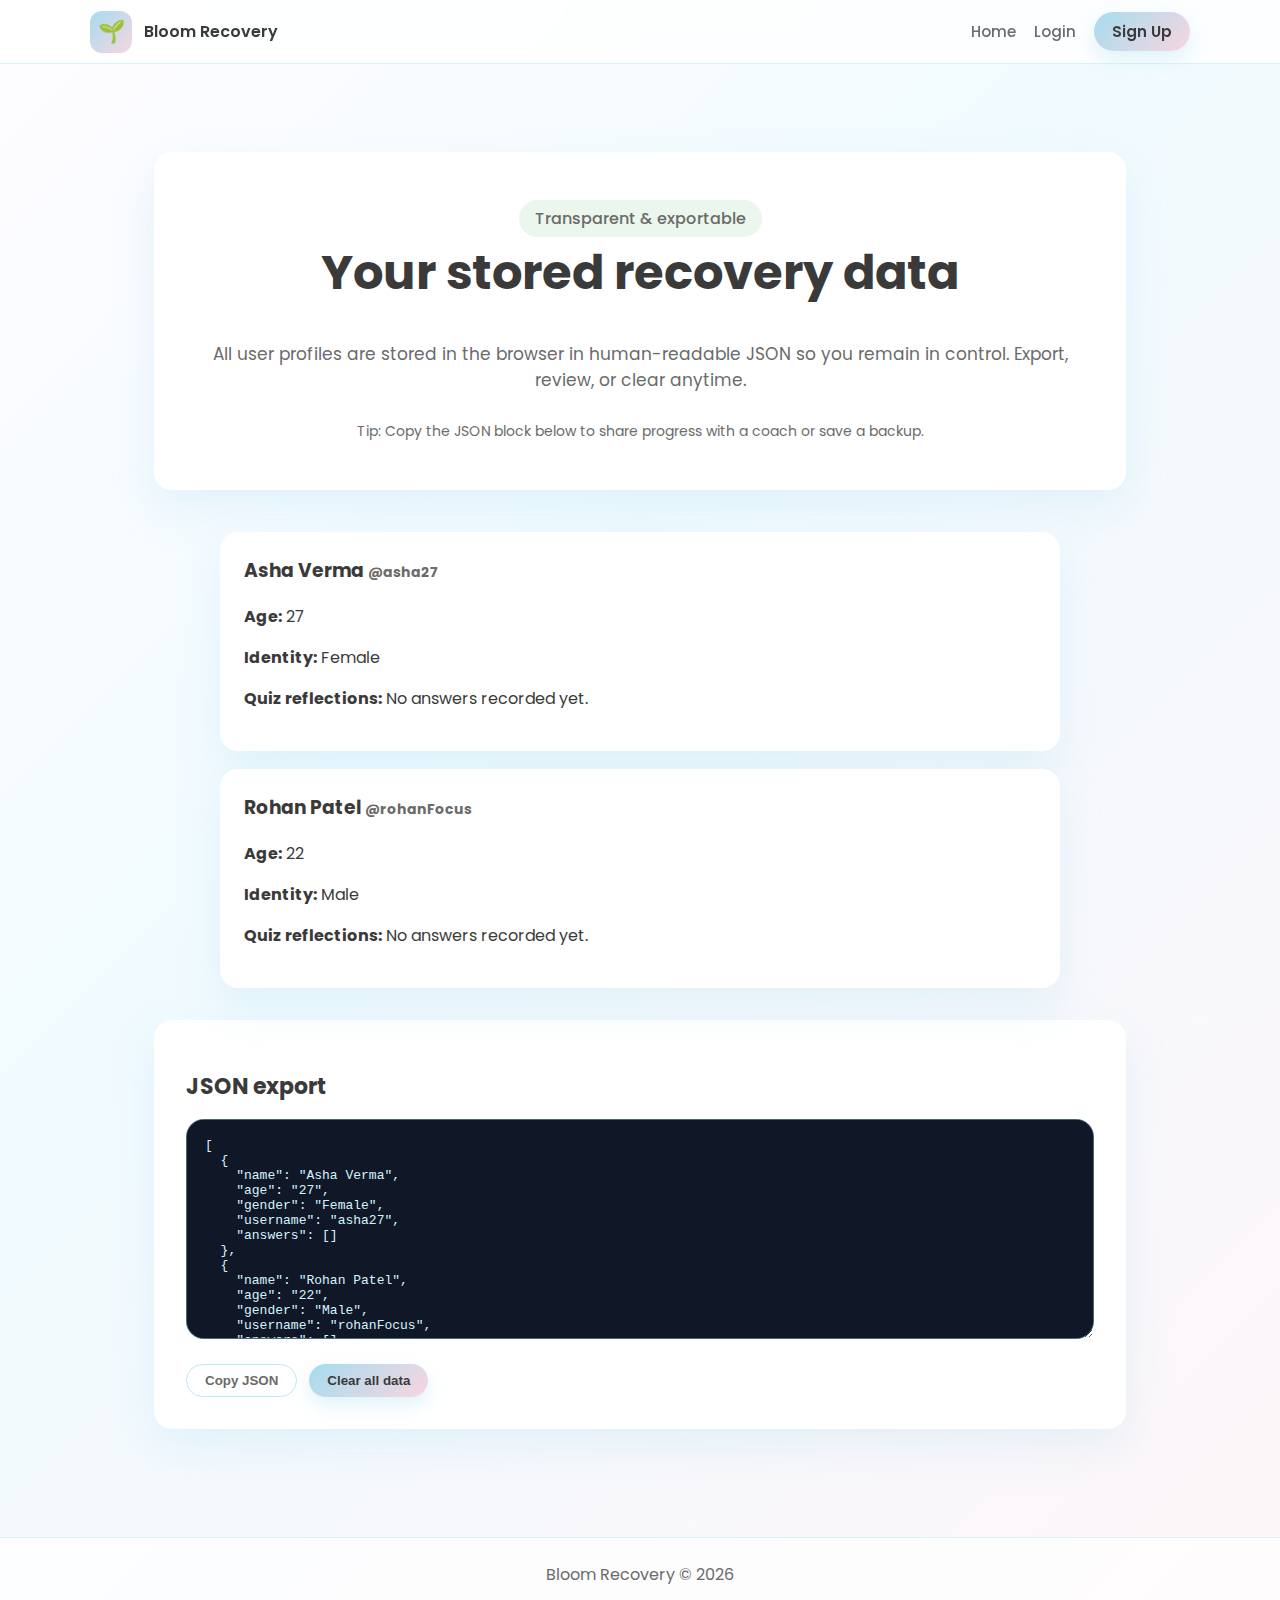
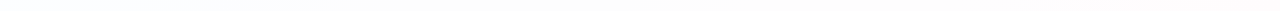
<file: Addiction Recovery Application/view-data.html>
<!DOCTYPE html>
<html lang="en">
<head>
  <meta charset="UTF-8">
  <title>Bloom Recovery | View Data</title>
  <link rel="stylesheet" href="assets/styles.css">
  <script defer src="assets/app.js"></script>
  <script>
    function loadData() {
      const users = JSON.parse(localStorage.getItem("users")) || [];
      const dataDiv = document.getElementById("dataContainer");
      const jsonBox = document.getElementById("jsonBox");
      const emptyState = document.getElementById("emptyState");

      if (users.length === 0) {
        dataDiv.innerHTML = "";
        emptyState.style.display = "block";
        jsonBox.value = "[]";
        return;
      }

      emptyState.style.display = "none";
      dataDiv.innerHTML = users.map((user, index) => `
        <div class="data-card">
          <h3 style="margin-top:0;">${user.name || "Bloom user"} <span style="color:var(--pastel-muted);font-size:14px;">@${user.username}</span></h3>
          <p><strong>Age:</strong> ${user.age || "—"}</p>
          <p><strong>Identity:</strong> ${user.gender || "—"}</p>
          <p><strong>Quiz reflections:</strong> ${user.answers && user.answers.length ? user.answers.join(", ") : "No answers recorded yet."}</p>
          </div>
      `).join("");

      jsonBox.value = JSON.stringify(users, null, 2);
    }

    function clearData() {
      if (confirm("Are you sure you want to clear all locally stored user data? This cannot be undone.")) {
        localStorage.clear();
        loadData();
        BloomApp.updateProgressUI();
      }
    }
  </script>
</head>
<body data-page="data" onload="loadData()">
  <header class="navbar" id="navbar"></header>

  <main class="content" style="max-width:1100px;margin:0 auto;">
    <section class="hero-card" style="margin-top:40px;">
      <span class="pill">Transparent & exportable</span>
      <h1>Your stored recovery data</h1>
      <p>All user profiles are stored in the browser in human-readable JSON so you remain in control. Export, review, or clear anytime.</p>
      <div style="margin-top:18px;color:var(--pastel-muted);font-size:14px;">
        Tip: Copy the JSON block below to share progress with a coach or save a backup.
      </div>
    </section>

    <div id="emptyState" class="info-card" style="display:none;margin-top:24px;">
      <h3>No data yet</h3>
      <p>Once you sign up and complete the quiz, your profile will appear here in JSON format.</p>
    </div>

    <section class="data-container" id="dataContainer"></section>

    <section class="progress-wrapper" style="margin-top:32px;">
      <h2 class="section-title">JSON export</h2>
      <textarea id="jsonBox" class="json-viewer" readonly></textarea>
      <div style="display:flex;gap:12px;margin-top:18px;flex-wrap:wrap;">
        <button class="btn-outline" onclick="navigator.clipboard.writeText(document.getElementById('jsonBox').value).then(()=>alert('Copied to clipboard!'))">Copy JSON</button>
        <button class="btn-primary" onclick="clearData()">Clear all data</button>
  </div>
    </section>
  </main>

  <footer class="footer">
    Bloom Recovery © <span id="year"></span>
  </footer>
</body>
</html>
</file>
<file: Addiction Recovery Application/assets/styles.css>
@import url('https://fonts.googleapis.com/css2?family=Poppins:wght@300;400;500;600&display=swap');

:root {
  --pastel-primary: #a6dcef;
  --pastel-secondary: #f7d6e0;
  --pastel-accent: #c8e6c9;
  --pastel-text: #3a3a3a;
  --pastel-muted: #6b6b6b;
  --surface: #ffffff;
  --surface-alt: #fef6f9;
  --nav-height: 64px;
  --sidebar-width: 240px;
  --radius-lg: 18px;
  --radius-md: 12px;
  --shadow-soft: 0 18px 40px rgba(166, 220, 239, 0.25);
}

* {
  box-sizing: border-box;
}

body {
  margin: 0;
  font-family: 'Poppins', Arial, sans-serif;
  background: linear-gradient(135deg, #fefcff 0%, #f1fbff 40%, #fef6f9 100%);
  color: var(--pastel-text);
}

a {
  color: inherit;
}

.navbar {
  height: var(--nav-height);
  background: rgba(255, 255, 255, 0.76);
  backdrop-filter: blur(14px);
  border-bottom: 1px solid rgba(166, 220, 239, 0.4);
  display: flex;
  align-items: center;
  justify-content: center;
  position: sticky;
  top: 0;
  z-index: 100;
}

.navbar .nav-container {
  width: min(1100px, 92%);
  display: flex;
  align-items: center;
  justify-content: space-between;
}

.brand {
  display: flex;
  align-items: center;
  gap: 12px;
  font-weight: 600;
  color: var(--pastel-text);
  text-decoration: none;
}

.brand-icon {
  width: 42px;
  height: 42px;
  border-radius: 12px;
  background: linear-gradient(135deg, var(--pastel-primary), var(--pastel-secondary));
  display: flex;
  align-items: center;
  justify-content: center;
  font-size: 22px;
}

.nav-actions {
  display: flex;
  align-items: center;
  gap: 18px;
  font-size: 15px;
}

.nav-link {
  color: var(--pastel-muted);
  text-decoration: none;
  font-weight: 500;
  transition: color 0.2s ease, transform 0.2s ease;
}

.nav-link:hover {
  color: var(--pastel-text);
  transform: translateY(-1px);
}

.btn-primary,
.btn-outline {
  border-radius: 999px;
  padding: 8px 18px;
  font-weight: 600;
  border: none;
  cursor: pointer;
  transition: transform 0.2s ease, box-shadow 0.2s ease;
}

.btn-primary {
  background: linear-gradient(135deg, var(--pastel-primary), var(--pastel-secondary));
  color: var(--pastel-text);
  box-shadow: 0 8px 18px rgba(166, 220, 239, 0.35);
}

.btn-outline {
  background: transparent;
  border: 1px solid rgba(166, 220, 239, 0.7);
  color: var(--pastel-muted);
}

.btn-primary:hover,
.btn-outline:hover {
  transform: translateY(-1px);
  box-shadow: 0 12px 24px rgba(166, 220, 239, 0.35);
}

.layout {
  display: flex;
  min-height: calc(100vh - var(--nav-height));
}

.sidebar {
  width: var(--sidebar-width);
  padding: 32px 24px;
  background: rgba(255, 255, 255, 0.88);
  backdrop-filter: blur(14px);
  border-right: 1px solid rgba(166, 220, 239, 0.4);
  position: sticky;
  top: var(--nav-height);
  align-self: flex-start;
  height: calc(100vh - var(--nav-height));
  display: flex;
  flex-direction: column;
  gap: 18px;
}

.sidebar h3 {
  margin: 0;
  font-size: 16px;
  color: var(--pastel-muted);
  letter-spacing: 0.04em;
  text-transform: uppercase;
}

.sidebar-link {
  text-decoration: none;
  padding: 12px 16px;
  border-radius: var(--radius-md);
  display: flex;
  align-items: center;
  gap: 12px;
  font-weight: 500;
  color: var(--pastel-text);
  background: rgba(198, 230, 201, 0.2);
  transition: transform 0.2s ease, background 0.2s ease;
}

.sidebar-link:hover {
  transform: translateX(6px);
  background: rgba(198, 230, 201, 0.38);
}

.content {
  flex: 1;
  padding: 48px clamp(32px, 5vw, 64px);
}

.hero-card {
  background: var(--surface);
  border-radius: var(--radius-lg);
  box-shadow: var(--shadow-soft);
  padding: clamp(32px, 4vw, 48px);
  text-align: center;
  margin-bottom: 42px;
}

.hero-card h1 {
  margin-top: 0;
  font-size: clamp(32px, 5vw, 48px);
  color: var(--pastel-text);
}

.hero-card p {
  color: var(--pastel-muted);
  font-size: 17px;
  margin-bottom: 28px;
}

.card-grid {
  display: grid;
  grid-template-columns: repeat(auto-fit, minmax(230px, 1fr));
  gap: 24px;
  margin-top: 36px;
}

.info-card {
  background: var(--surface);
  border-radius: var(--radius-lg);
  padding: 24px;
  box-shadow: 0 12px 28px rgba(198, 230, 201, 0.25);
  position: relative;
  overflow: hidden;
}

.info-card::after {
  content: "";
  position: absolute;
  inset: 0;
  background: radial-gradient(circle at top right, rgba(166, 220, 239, 0.35), transparent 60%);
  pointer-events: none;
}

.info-card h3 {
  margin-top: 0;
}

.media-card {
  position: relative;
  overflow: hidden;
  border-radius: var(--radius-lg);
  box-shadow: var(--shadow-soft);
  min-height: 260px;
  display: flex;
  align-items: flex-end;
  color: #ffffff;
}

.media-card img {
  position: absolute;
  inset: 0;
  width: 100%;
  height: 100%;
  object-fit: cover;
  filter: saturate(0.9);
}

.media-card::after {
  content: "";
  position: absolute;
  inset: 0;
  background: linear-gradient(180deg, rgba(0, 0, 0, 0) 20%, rgba(46, 46, 46, 0.65));
}

.media-card .media-content {
  position: relative;
  padding: 28px;
  z-index: 1;
}

.media-card .media-content h3 {
  margin: 0 0 8px;
}

.media-card .media-content p {
  margin: 0;
  color: rgba(255, 255, 255, 0.85);
}

.progress-wrapper {
  background: var(--surface);
  padding: 32px;
  border-radius: var(--radius-lg);
  box-shadow: var(--shadow-soft);
  margin-top: 24px;
}

.progress-bar {
  width: 100%;
  height: 16px;
  background: rgba(166, 220, 239, 0.35);
  border-radius: 999px;
  overflow: hidden;
  margin: 18px 0;
}

.progress-fill {
  height: 100%;
  width: 0%;
  background: linear-gradient(135deg, var(--pastel-secondary), var(--pastel-primary));
  border-radius: inherit;
  transition: width 0.6s ease;
}

.tree-stage {
  margin-top: 32px;
  display: flex;
  justify-content: center;
}

.tree-visual {
  width: 280px;
  height: 320px;
  position: relative;
  margin: 0 auto;
}

.tree-pot {
  position: absolute;
  bottom: 0;
  left: 50%;
  transform: translateX(-50%);
  width: 140px;
  height: 60px;
  background: linear-gradient(180deg, #f3b0c3, #f798b7);
  border-radius: 12px 12px 30px 30px;
  box-shadow: 0 10px 18px rgba(247, 152, 183, 0.4);
}

.tree-trunk {
  position: absolute;
  bottom: 54px;
  left: 50%;
  transform: translateX(-50%);
  width: 20px;
  height: 130px;
  background: linear-gradient(180deg, #8c6b4f, #a47551, #6b5238);
  border-radius: 12px;
  opacity: 1;
  transition: opacity 0.4s ease, height 0.4s ease;
  box-shadow: 0 4px 12px rgba(107, 82, 56, 0.4);
  z-index: 2;
}

.tree-leaves {
  position: absolute;
  bottom: 170px;
  left: 50%;
  transform: translateX(-50%);
  width: 220px;
  height: 180px;
  background: radial-gradient(ellipse at center, rgba(180, 227, 177, 0.3), rgba(134, 200, 139, 0.2) 60%, transparent 80%);
  filter: drop-shadow(0 14px 22px rgba(134, 200, 139, 0.3));
  border-radius: 50%;
  opacity: 0.6;
  transition: opacity 0.4s ease;
  z-index: 1;
}

.tree-buds,
.tree-flowers {
  position: absolute;
  inset: 0;
  pointer-events: none;
}


/* Tree starts as sapling - trunk always visible */
.tree-stage[data-stage="sapling"] .tree-trunk {
  height: 100px;
  opacity: 1;
}

.tree-stage[data-stage="sapling"] .tree-leaves {
  opacity: 0.5;
}

.tree-stage[data-stage="grown"] .tree-trunk {
  height: 120px;
  opacity: 1;
}

.tree-stage[data-stage="grown"] .tree-leaves {
  opacity: 0.75;
}

.tree-stage[data-stage="bloom"] .tree-trunk {
  height: 130px;
  opacity: 1;
}

.tree-stage[data-stage="bloom"] .tree-leaves {
  opacity: 1;
}

.tree-leaf-container {
  position: absolute;
  inset: 0;
  pointer-events: none;
}

@keyframes leafGrow {
  0% {
    transform: scale(0) rotate(var(--leaf-rotate, 0deg));
    opacity: 0;
  }
  50% {
    transform: scale(1.3) rotate(var(--leaf-rotate, 0deg));
  }
  100% {
    transform: scale(1) rotate(var(--leaf-rotate, 0deg));
    opacity: 1;
  }
}

@keyframes budBloom {
  0% {
    transform: scale(0);
    opacity: 0;
  }
  50% {
    transform: scale(1.4);
  }
  100% {
    transform: scale(1);
    opacity: 1;
  }
}

@keyframes flowerBloom {
  0% {
    transform: scale(0) rotate(0deg);
    opacity: 0;
  }
  30% {
    transform: scale(1.5) rotate(180deg);
  }
  60% {
    transform: scale(0.9) rotate(360deg);
  }
  100% {
    transform: scale(1) rotate(360deg);
    opacity: 1;
  }
}

@keyframes leafFall {
  0% {
    transform: translateY(0) rotate(0deg);
    opacity: 0.8;
  }
  100% {
    transform: translateY(100vh) rotate(720deg);
    opacity: 0;
  }
}

@keyframes celebrationFadeIn {
  0% {
    opacity: 0;
    transform: scale(0.9);
  }
  100% {
    opacity: 1;
    transform: scale(1);
  }
}

.leaf-shower-container {
  position: fixed;
  top: 0;
  left: 0;
  width: 100%;
  height: 100%;
  pointer-events: none;
  z-index: 9998;
  overflow: hidden;
}

.shower-leaf {
  box-shadow: 0 2px 6px rgba(123, 200, 122, 0.5);
}

.celebration-overlay {
  position: fixed;
  top: 0;
  left: 0;
  width: 100%;
  height: 100%;
  background: rgba(0, 0, 0, 0.75);
  backdrop-filter: blur(8px);
  display: flex;
  align-items: center;
  justify-content: center;
  z-index: 10000;
  animation: celebrationFadeIn 0.5s ease-out;
  transition: opacity 0.5s ease, transform 0.5s ease;
}

.celebration-content {
  background: linear-gradient(135deg, #fefcff 0%, #f1fbff 40%, #fef6f9 100%);
  border-radius: var(--radius-lg);
  padding: 40px;
  max-width: 500px;
  text-align: center;
  box-shadow: 0 20px 60px rgba(0, 0, 0, 0.3);
  animation: celebrationFadeIn 0.6s ease-out 0.2s both;
}

.celebration-tree-container {
  margin: 20px 0;
  display: flex;
  justify-content: center;
  align-items: center;
  min-height: 350px;
}

.celebration-tree .tree-visual {
  transform: scale(1.2);
}

.celebration-title {
  font-size: 28px;
  color: var(--pastel-text);
  margin: 20px 0 12px;
  font-weight: 700;
}

.celebration-message {
  font-size: 18px;
  color: var(--pastel-muted);
  margin-bottom: 20px;
  line-height: 1.6;
}

.celebration-progress {
  font-size: 16px;
  font-weight: 600;
  color: var(--pastel-text);
  padding: 12px 24px;
  background: rgba(198, 230, 201, 0.35);
  border-radius: 999px;
  display: inline-block;
}

.result-overlay {
  position: fixed;
  inset: 0;
  background: rgba(0, 0, 0, 0.65);
  backdrop-filter: blur(6px);
  display: flex;
  align-items: center;
  justify-content: center;
  z-index: 10000;
  animation: celebrationFadeIn 0.35s ease-out;
}

.result-overlay.closing {
  opacity: 0;
  transition: opacity 0.3s ease;
}

.result-modal {
  width: min(420px, 90%);
  background: linear-gradient(135deg, #fefcff 0%, #f1fbff 40%, #fef6f9 100%);
  border-radius: var(--radius-lg);
  padding: 32px;
  text-align: center;
  box-shadow: 0 18px 50px rgba(166, 220, 239, 0.4);
  animation: celebrationFadeIn 0.4s ease-out;
}

.result-modal h2 {
  margin-top: 0;
  color: var(--pastel-text);
}

.result-badge {
  display: inline-block;
  margin: 16px 0;
  padding: 10px 20px;
  border-radius: 999px;
  background: linear-gradient(135deg, var(--pastel-primary), var(--pastel-secondary));
  color: var(--pastel-text);
  font-weight: 600;
  box-shadow: 0 12px 24px rgba(166, 220, 239, 0.35);
}

.result-score {
  font-size: 18px;
  color: var(--pastel-text);
  margin-bottom: 12px;
}

.result-description {
  color: var(--pastel-muted);
  line-height: 1.6;
  margin-bottom: 24px;
}

.result-modal .result-continue {
  width: 100%;
  padding: 12px 0;
  font-size: 16px;
}

.tree-leaf {
  animation: none;
}

/* Initial sapling state - show first 3 leaves as starting point */
.tree-stage[data-stage="sapling"] .tree-leaf:nth-child(-n+3) {
  opacity: 1;
  transform: scale(1);
}

.section-title {
  font-size: 22px;
  margin-bottom: 16px;
}

.form-card {
  max-width: 420px;
  margin: 60px auto;
  padding: 40px;
  background: rgba(255, 255, 255, 0.9);
  border-radius: var(--radius-lg);
  box-shadow: var(--shadow-soft);
  text-align: center;
}

.form-card input,
.form-card select,
.form-card textarea {
  width: 100%;
  padding: 12px 14px;
  margin: 10px 0 18px;
  border-radius: 12px;
  border: 1px solid rgba(166, 220, 239, 0.5);
  background: rgba(255, 255, 255, 0.84);
  font-family: inherit;
}

.form-card h2 {
  margin-top: 0;
  color: var(--pastel-text);
}

.quiz-container {
  max-width: 760px;
  margin: 40px auto;
  padding: 34px;
  background: rgba(255, 255, 255, 0.92);
  border-radius: var(--radius-lg);
  box-shadow: var(--shadow-soft);
}

.quiz-container p {
  font-weight: 500;
  color: var(--pastel-text);
}

.quiz-container input,
.quiz-container select,
.quiz-container textarea {
  width: 100%;
  padding: 12px 14px;
  margin: 10px 0 18px;
  border-radius: 12px;
  border: 1px solid rgba(166, 220, 239, 0.5);
  background: rgba(255, 255, 255, 0.84);
  font-family: inherit;
}

.quiz-options {
  display: flex;
  flex-direction: column;
  gap: 10px;
  margin: 10px 0 18px;
}

.quiz-options.inline {
  flex-direction: row;
  flex-wrap: wrap;
  gap: 14px;
}

.quiz-options label {
  display: inline-flex;
  align-items: center;
  gap: 10px;
  font-weight: 500;
  color: var(--pastel-muted);
}

.quiz-options input {
  width: auto;
  margin: 0;
  accent-color: var(--pastel-secondary);
}

.cta-row {
  margin-top: 24px;
  display: flex;
  justify-content: center;
}

.cta-row .btn-primary {
  min-width: 220px;
}

.pill {
  display: inline-flex;
  align-items: center;
  padding: 6px 16px;
  border-radius: 999px;
  background: rgba(198, 230, 201, 0.35);
  color: var(--pastel-muted);
  font-weight: 500;
}

.footer {
  background: rgba(255, 255, 255, 0.68);
  text-align: center;
  padding: 24px;
  border-top: 1px solid rgba(166, 220, 239, 0.4);
  margin-top: 60px;
  color: var(--pastel-muted);
}

.data-container {
  max-width: 840px;
  margin: 30px auto;
  display: flex;
  flex-direction: column;
  gap: 18px;
}

.data-card {
  background: var(--surface);
  border-radius: var(--radius-lg);
  padding: 24px;
  box-shadow: var(--shadow-soft);
}

.json-viewer {
  width: 100%;
  min-height: 220px;
  padding: 18px;
  border-radius: var(--radius-lg);
  border: 1px solid rgba(166, 220, 239, 0.4);
  background: #101827;
  color: #d5f3ff;
  font-family: 'Fira Code', monospace;
  font-size: 13px;
}

@media (max-width: 920px) {
  .layout {
    flex-direction: column;
  }

  .sidebar {
    position: static;
    width: 100%;
    height: auto;
    flex-direction: row;
    flex-wrap: wrap;
    justify-content: center;
    background: rgba(255, 255, 255, 0.78);
    gap: 12px;
    padding-bottom: 24px;
  }

  .content {
    padding: 32px 24px 48px;
  }
}
</file>
